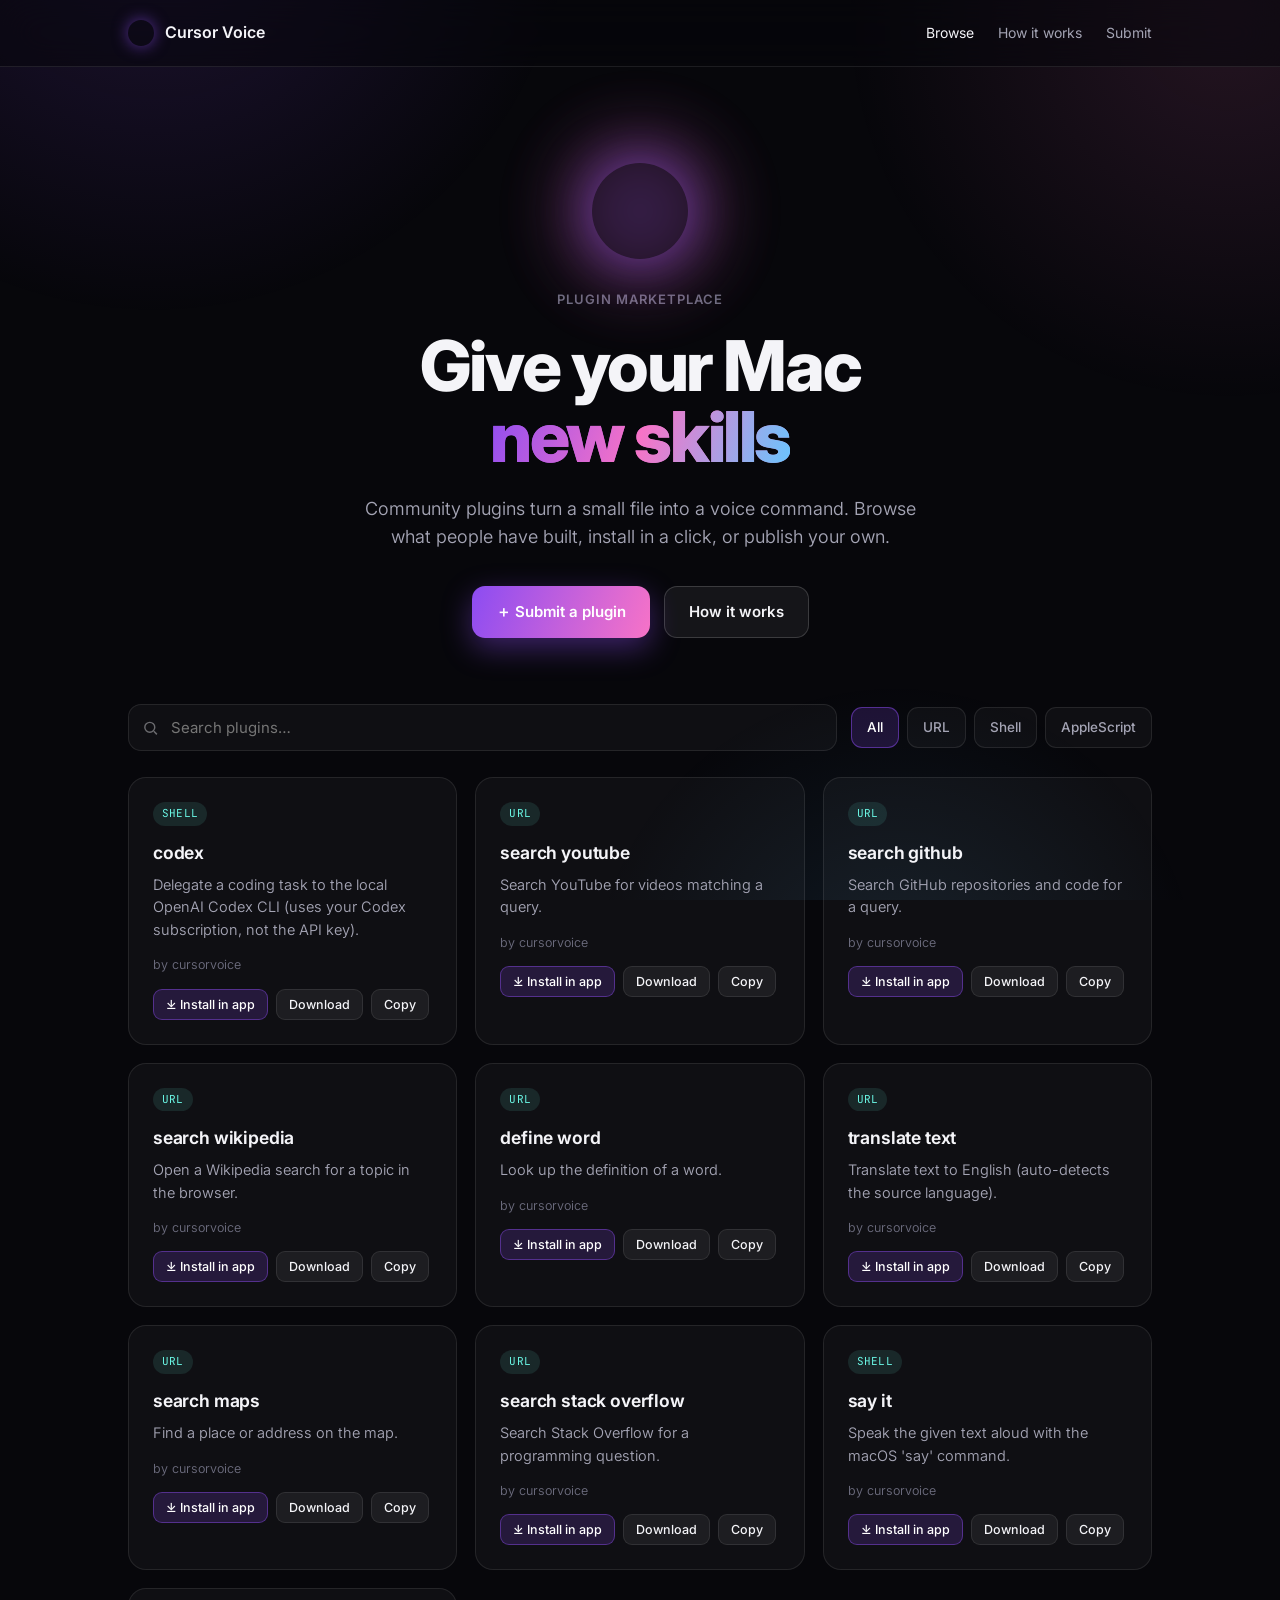
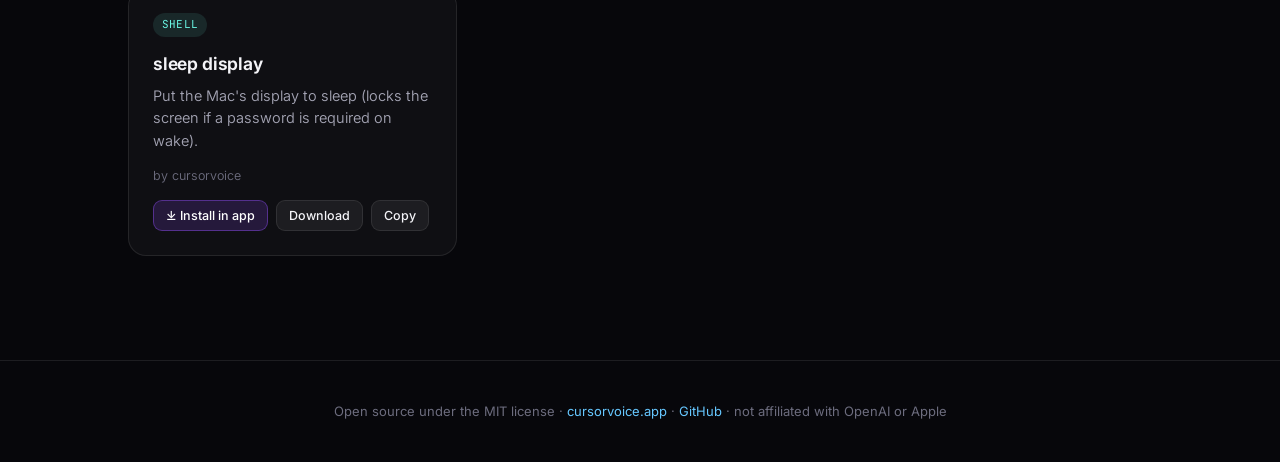
<file: index.html>
<!DOCTYPE html>
<html lang="en">
<head>
<meta charset="UTF-8" />
<meta name="viewport" content="width=device-width, initial-scale=1" />
<link rel="canonical" href="https://community.cursorvoice.app/" />
<meta name="robots" content="index, follow" />
<link rel="icon" type="image/png" href="https://cursorvoice.app/favicon-32.png" />
<link rel="apple-touch-icon" href="https://cursorvoice.app/favicon-180.png" />
<title>Cursor Voice Plugins</title>
<meta name="description" content="The plugin marketplace for Cursor Voice. Browse community voice commands, download them, or publish your own." />
<meta property="og:title" content="Cursor Voice Plugins" />
<meta property="og:description" content="Browse community plugins for Cursor Voice, install them in a click, and submit your own." />
<meta property="og:image" content="https://cursorvoice.app/assets/hero-shot.jpg" />
<link rel="preconnect" href="https://fonts.googleapis.com" />
<link rel="preconnect" href="https://fonts.gstatic.com" crossorigin />
<link href="https://fonts.googleapis.com/css2?family=Inter:wght@300;400;500;600;700;800&family=JetBrains+Mono:wght@400;500&display=swap" rel="stylesheet" />
<link rel="stylesheet" href="style.css" />
</head>
<body>
<div class="field" aria-hidden="true"></div>

<nav>
  <div class="wrap">
    <a class="brand" href="https://cursorvoice.app"><span class="mark"></span> Cursor Voice</a>
    <div class="nav-links">
      <a href="index.html" class="active">Browse</a>
      <a href="how.html">How it works</a>
      <a href="submit.html">Submit</a>
    </div>
  </div>
</nav>

<header>
  <div class="wrap">
    <div class="orb" aria-hidden="true"></div>
    <div class="eyebrow">Plugin marketplace</div>
    <h1>Give your Mac<br><span class="grad rotator"><span id="rot">new skills</span></span></h1>
    <p class="sub">Community plugins turn a small file into a voice command. Browse what people have built, install in a click, or publish your own.</p>
    <div class="cta-row">
      <a class="btn" href="submit.html">＋ Submit a plugin</a>
      <a class="btn ghost" href="how.html">How it works</a>
    </div>
  </div>
</header>

<main class="wrap">
  <div class="toolbar">
    <div class="search">
      <svg width="17" height="17" viewBox="0 0 24 24" fill="none" stroke="currentColor" stroke-width="2"><circle cx="11" cy="11" r="7"/><path d="m21 21-4.3-4.3"/></svg>
      <input id="q" type="text" placeholder="Search plugins…" oninput="render()" />
    </div>
    <div class="chips" id="chips">
      <span class="chip on" data-t="all" onclick="setFilter('all')">All</span>
      <span class="chip" data-t="open_url" onclick="setFilter('open_url')">URL</span>
      <span class="chip" data-t="shell" onclick="setFilter('shell')">Shell</span>
      <span class="chip" data-t="applescript" onclick="setFilter('applescript')">AppleScript</span>
    </div>
  </div>

  <div class="grid" id="plugins"><p class="empty">Loading plugins…</p></div>
</main>

<footer>
  <div class="wrap">
    <p>Open source under the MIT license · <a href="https://cursorvoice.app">cursorvoice.app</a> · <a href="https://github.com/cursorvoice/community" target="_blank" rel="noopener">GitHub</a> · not affiliated with OpenAI or Apple</p>
  </div>
</footer>

<script src="config.js"></script>
<script>
  let DATA = [], filter = 'all';
  const SITE = 'https://community.cursorvoice.app/';

  // rotating hero word
  const words = ['new skills','new tricks','superpowers','new commands','a voice'];
  let wi = 0; const rot = document.getElementById('rot');
  if (!matchMedia('(prefers-reduced-motion: reduce)').matches) {
    rot.style.transition = 'opacity .28s';
    setInterval(() => { wi = (wi+1)%words.length; rot.style.opacity = 0;
      setTimeout(() => { rot.textContent = words[wi]; rot.style.opacity = 1; }, 280); }, 2600);
  }

  fetch('registry.json').then(r => r.json()).then(list => { DATA = Array.isArray(list)?list:[]; render(); })
    .catch(() => { document.getElementById('plugins').innerHTML = '<p class="empty">Couldn’t load the registry right now.</p>'; });

  const esc = s => (s||'').replace(/[&<>"]/g,c=>({'&':'&amp;','<':'&lt;','>':'&gt;','"':'&quot;'}[c]));
  const typeLabel = t => ({open_url:'URL',shell:'SHELL',applescript:'APPLESCRIPT'}[t]||t||'');

  function setFilter(t){ filter=t; document.querySelectorAll('.chip').forEach(c=>c.classList.toggle('on',c.dataset.t===t)); render(); }

  function render(){
    const q = (document.getElementById('q').value||'').toLowerCase().trim();
    const el = document.getElementById('plugins');
    const items = DATA.filter(p => (filter==='all'||p.type===filter) &&
      (!q || (p.name||'').toLowerCase().includes(q) || (p.description||'').toLowerCase().includes(q)));
    if(!items.length){ el.innerHTML='<p class="empty">'+(DATA.length?'No plugins match that.':'No plugins yet — be the first!')+'</p>'; return; }
    el.innerHTML = items.map(p => {
      const rawUrl = SITE + (p.file||'');
      const deep = 'cursorvoice://install?url=' + encodeURIComponent(rawUrl);
      return `<div class="card">
        <span class="type">${esc(typeLabel(p.type))}</span>
        <h3>${esc(p.name)}</h3>
        <p>${esc(p.description)}</p>
        <p class="by">by ${esc(p.author||'anonymous')}</p>
        <div class="actions">
          <button class="mini primary" data-deep="${deep}" onclick="install(this)" title="Open in Cursor Voice and install">⤓ Install in app</button>
          <button class="mini" data-file="${esc(p.file)}" data-name="${esc(p.name||'plugin')}" onclick="dl(this)">Download</button>
          <button class="mini" data-file="${esc(p.file)}" onclick="copyManifest(this)">Copy</button>
        </div>
      </div>`; }).join('');
  }

  function install(btn){
    // Fire the deep link without navigating the page away (custom scheme).
    const iframe = document.createElement('iframe');
    iframe.style.display = 'none';
    iframe.src = btn.dataset.deep;
    document.body.appendChild(iframe);
    setTimeout(() => iframe.remove(), 1500);
    // Optimistic feedback — the app shows its own confirm dialog before installing.
    btn.textContent = '✓ Opening Cursor Voice…';
    btn.classList.add('done');
    btn.disabled = true;
    setTimeout(() => {
      btn.textContent = '✓ Sent to app';
      setTimeout(() => { btn.textContent = '⤓ Install in app'; btn.classList.remove('done'); btn.disabled = false; }, 3500);
    }, 1400);
  }

  function dl(btn){
    fetch(btn.dataset.file).then(r=>r.text()).then(txt=>{
      const blob = new Blob([txt], {type:'application/json'});
      const a = document.createElement('a');
      a.href = URL.createObjectURL(blob);
      a.download = (btn.dataset.name||'plugin').replace(/[^a-z0-9]+/gi,'-').toLowerCase() + '.json';
      document.body.appendChild(a); a.click(); a.remove(); URL.revokeObjectURL(a.href);
      flash(btn,'Downloaded ✓');
    }).catch(()=>flash(btn,'Failed'));
  }
  function copyManifest(btn){
    fetch(btn.dataset.file).then(r=>r.text()).then(txt=>{ navigator.clipboard.writeText(txt); flash(btn,'Copied ✓'); });
  }
  function flash(btn,msg){ const o=btn.textContent; btn.textContent=msg; btn.classList.add('done');
    setTimeout(()=>{btn.textContent=o; btn.classList.remove('done');},1600); }
</script>
</body>
</html>
</file>
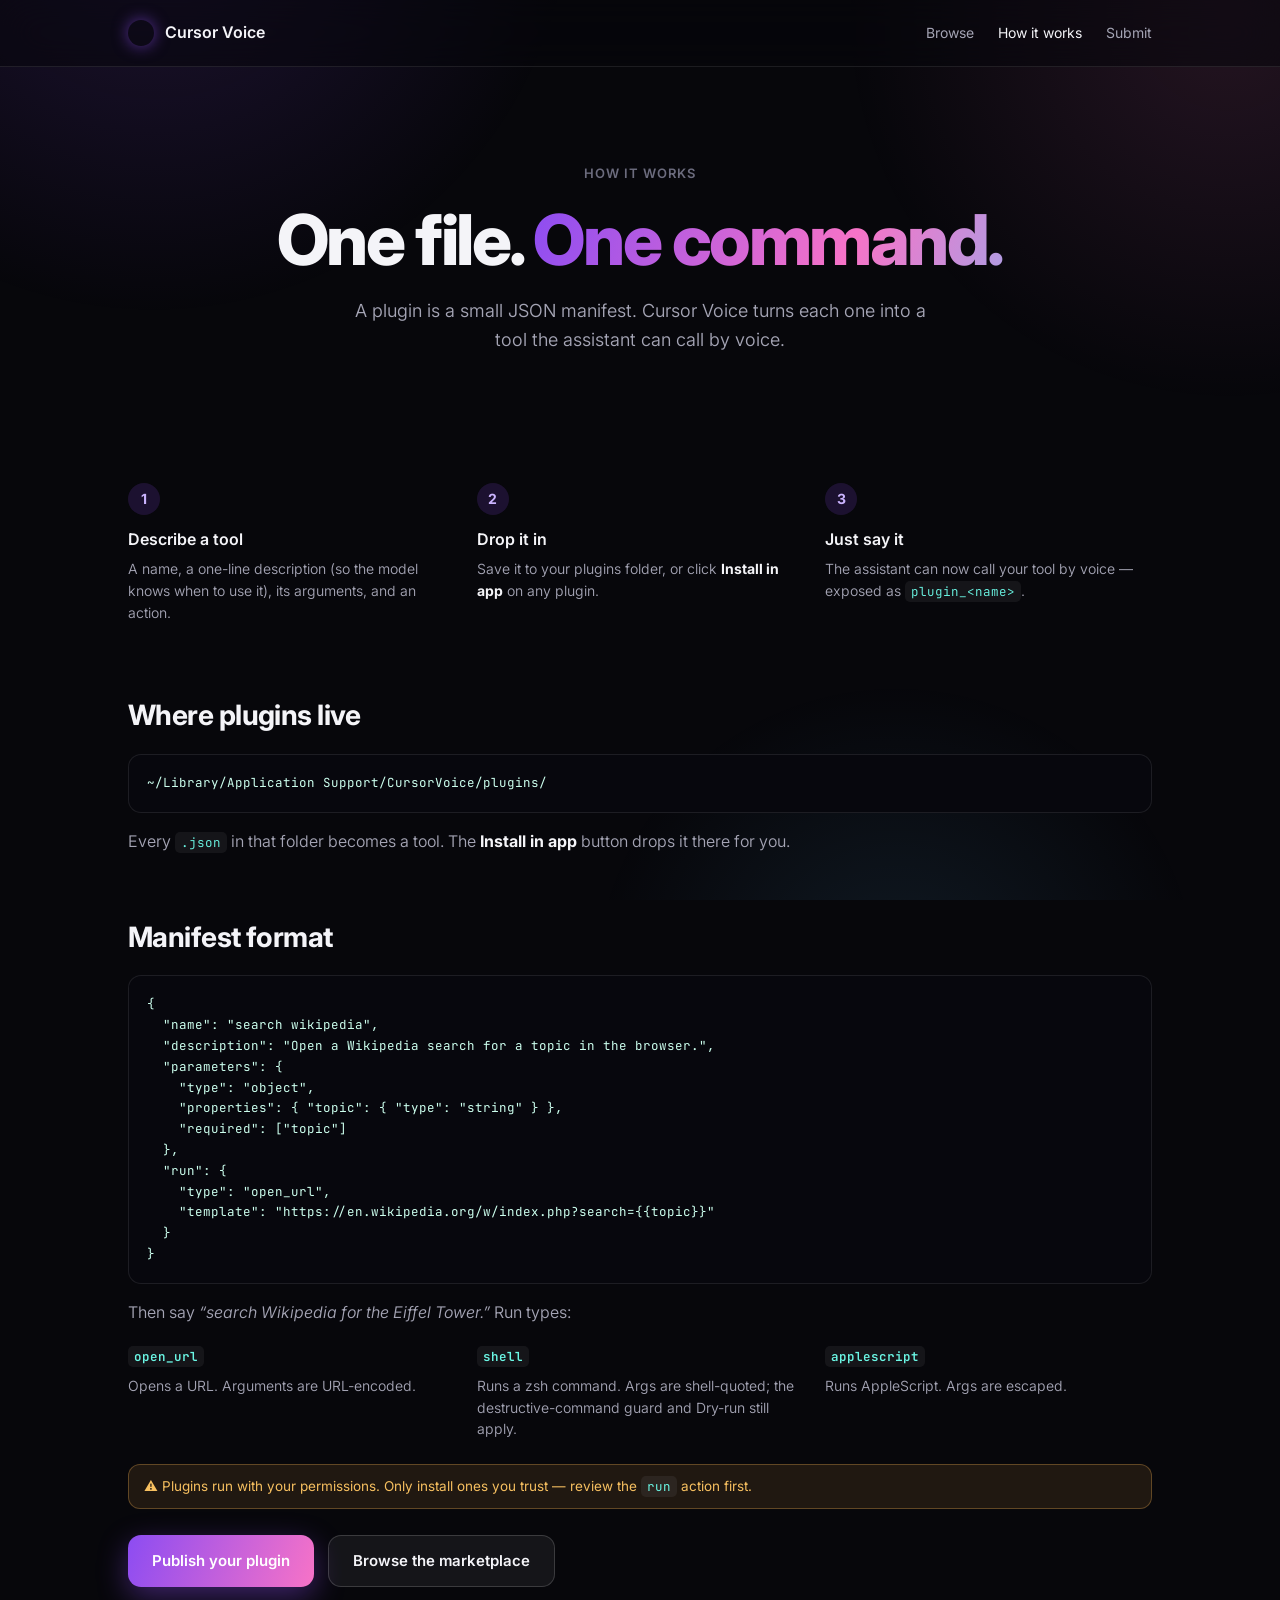
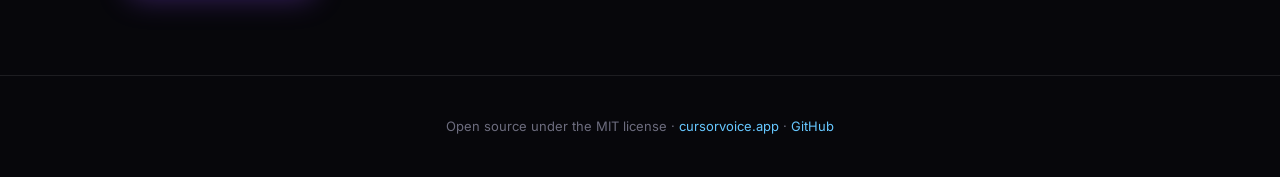
<file: how.html>
<!DOCTYPE html>
<html lang="en">
<head>
<meta charset="UTF-8" />
<meta name="viewport" content="width=device-width, initial-scale=1" />
<link rel="canonical" href="https://community.cursorvoice.app/how.html" />
<link rel="icon" type="image/png" href="https://cursorvoice.app/favicon-32.png" />
<title>How plugins work · Cursor Voice</title>
<meta name="description" content="How Cursor Voice plugins work — a JSON manifest becomes a voice command." />
<link rel="preconnect" href="https://fonts.googleapis.com" />
<link rel="preconnect" href="https://fonts.gstatic.com" crossorigin />
<link href="https://fonts.googleapis.com/css2?family=Inter:wght@300;400;500;600;700;800&family=JetBrains+Mono:wght@400;500&display=swap" rel="stylesheet" />
<link rel="stylesheet" href="style.css" />
</head>
<body>
<div class="field" aria-hidden="true"></div>

<nav>
  <div class="wrap">
    <a class="brand" href="https://cursorvoice.app"><span class="mark"></span> Cursor Voice</a>
    <div class="nav-links">
      <a href="index.html">Browse</a>
      <a href="how.html" class="active">How it works</a>
      <a href="submit.html">Submit</a>
    </div>
  </div>
</nav>

<header>
  <div class="wrap">
    <div class="eyebrow">How it works</div>
    <h1>One file. <span class="grad">One command.</span></h1>
    <p class="sub">A plugin is a small JSON manifest. Cursor Voice turns each one into a tool the assistant can call by voice.</p>
  </div>
</header>

<main class="wrap">
  <section class="block">
    <div class="steps">
      <div class="step"><div class="n">1</div><h4>Describe a tool</h4>
        <p>A name, a one-line description (so the model knows when to use it), its arguments, and an action.</p></div>
      <div class="step"><div class="n">2</div><h4>Drop it in</h4>
        <p>Save it to your plugins folder, or click <strong style="color:var(--fg)">Install in app</strong> on any plugin.</p></div>
      <div class="step"><div class="n">3</div><h4>Just say it</h4>
        <p>The assistant can now call your tool by voice — exposed as <code>plugin_&lt;name&gt;</code>.</p></div>
    </div>
  </section>

  <section class="block" style="margin-top:54px">
    <h2>Where plugins live</h2>
    <pre><code>~/Library/Application Support/CursorVoice/plugins/</code></pre>
    <p class="muted">Every <code>.json</code> in that folder becomes a tool. The <strong style="color:var(--fg)">Install in app</strong> button drops it there for you.</p>
  </section>

  <section class="block" style="margin-top:44px">
    <h2>Manifest format</h2>
    <pre><code>{
  "name": "search wikipedia",
  "description": "Open a Wikipedia search for a topic in the browser.",
  "parameters": {
    "type": "object",
    "properties": { "topic": { "type": "string" } },
    "required": ["topic"]
  },
  "run": {
    "type": "open_url",
    "template": "https://en.wikipedia.org/w/index.php?search={{topic}}"
  }
}</code></pre>
    <p class="muted">Then say <em>“search Wikipedia for the Eiffel Tower.”</em> Run types:</p>
    <div class="steps" style="margin-top:18px">
      <div class="step"><h4><code>open_url</code></h4><p>Opens a URL. Arguments are URL-encoded.</p></div>
      <div class="step"><h4><code>shell</code></h4><p>Runs a zsh command. Args are shell-quoted; the destructive-command guard and Dry-run still apply.</p></div>
      <div class="step"><h4><code>applescript</code></h4><p>Runs AppleScript. Args are escaped.</p></div>
    </div>
    <div class="banner warn" style="margin-top:24px">⚠️ Plugins run with your permissions. Only install ones you trust — review the <code>run</code> action first.</div>
    <div class="cta-row" style="justify-content:flex-start;margin-top:26px">
      <a class="btn" href="submit.html">Publish your plugin</a>
      <a class="btn ghost" href="index.html">Browse the marketplace</a>
    </div>
  </section>
</main>

<footer>
  <div class="wrap">
    <p>Open source under the MIT license · <a href="https://cursorvoice.app">cursorvoice.app</a> · <a href="https://github.com/cursorvoice/community" target="_blank" rel="noopener">GitHub</a></p>
  </div>
</footer>
</body>
</html>
</file>
<file: style.css>
/* Cursor Voice — community marketplace shared styles */
:root{
  --violet:#8c4cf2; --pink:#f773c7; --sky:#66c7ff; --mint:#6bf7e5;
  --bg:#07070b; --surface:rgba(255,255,255,.035); --surface-2:rgba(255,255,255,.06);
  --border:rgba(255,255,255,.09); --border-2:rgba(255,255,255,.16);
  --fg:#f4f4f8; --fg-dim:#a4a4b4; --fg-faint:#6c6c7e;
  --maxw:1080px; --ease:cubic-bezier(.22,.61,.36,1);
}
*{box-sizing:border-box;margin:0;padding:0}
html{scroll-behavior:smooth;-webkit-text-size-adjust:100%}
body{font-family:'Inter',system-ui,-apple-system,sans-serif;background:var(--bg);color:var(--fg);line-height:1.6;-webkit-font-smoothing:antialiased;min-height:100vh;display:flex;flex-direction:column}
.field{position:fixed;inset:0;z-index:-2;
  background:radial-gradient(55vw 55vw at 12% -12%,rgba(140,76,242,.18),transparent 60%),
             radial-gradient(50vw 50vw at 96% 2%,rgba(247,115,199,.12),transparent 60%),
             radial-gradient(40vw 40vw at 70% 110%,rgba(102,199,255,.10),transparent 60%)}
.wrap{max-width:var(--maxw);margin:0 auto;padding:0 28px;width:100%}
a{color:var(--sky);text-decoration:none}
a:hover{text-decoration:underline}

/* nav */
nav{position:sticky;top:0;z-index:100;backdrop-filter:blur(20px);background:rgba(7,7,11,.55);border-bottom:1px solid var(--border)}
nav .wrap{display:flex;align-items:center;justify-content:space-between;height:66px}
.brand{display:flex;align-items:center;gap:11px;font-weight:600;font-size:16px;text-decoration:none;color:var(--fg)}
.brand .mark{width:26px;height:26px;border-radius:50%;background:url('https://cursorvoice.app/assets/orb-logo.png') center/cover no-repeat;box-shadow:0 0 16px rgba(140,76,242,.6)}
.nav-links{display:flex;gap:24px;align-items:center}
.nav-links a{color:var(--fg-dim);font-size:14px;transition:color .2s}
.nav-links a:hover{color:var(--fg);text-decoration:none}
.nav-links a.active{color:var(--fg)}

/* hero */
header{text-align:center;padding:96px 0 60px;position:relative}
.eyebrow{font-size:13px;font-weight:600;letter-spacing:.08em;text-transform:uppercase;color:var(--fg-faint);margin-bottom:20px}
h1{font-size:clamp(40px,7vw,70px);font-weight:800;letter-spacing:-.035em;line-height:1.02;margin-bottom:22px}
h1 .grad{background:linear-gradient(110deg,var(--violet),var(--pink),var(--sky),var(--mint),var(--violet));background-size:280% 100%;-webkit-background-clip:text;background-clip:text;color:transparent;animation:flow 7s linear infinite}
.sub{font-size:18px;color:var(--fg-dim);max-width:52ch;margin:0 auto 34px;font-weight:350}
.cta-row{display:flex;gap:14px;justify-content:center;flex-wrap:wrap}

/* animated orb in hero */
.orb{width:96px;height:96px;margin:0 auto 30px;border-radius:50%;position:relative;
  background:url('https://cursorvoice.app/assets/orb-logo.png') center/cover no-repeat;
  animation:spin 14s linear infinite;box-shadow:0 0 50px rgba(140,76,242,.5),0 0 90px rgba(247,115,199,.3)}
.orb::after{content:"";position:absolute;inset:-40%;border-radius:50%;filter:blur(34px);opacity:.45;
  background:radial-gradient(circle,rgba(140,76,242,.8),rgba(247,115,199,.4) 60%,transparent 80%);
  animation:pulse 4.5s var(--ease) infinite}
@keyframes spin{to{transform:rotate(360deg)}}
@keyframes flow{to{background-position:280% 0}}
@keyframes pulse{0%,100%{transform:scale(.9);opacity:.35}50%{transform:scale(1.08);opacity:.55}}
@media (prefers-reduced-motion: reduce){.orb,.brand .mark,h1 .grad,.orb::after{animation:none}}

/* rotating skill words */
.rotator{display:inline-block;position:relative;min-width:1ch}
.rotator span{background:linear-gradient(110deg,var(--violet),var(--pink),var(--sky));-webkit-background-clip:text;background-clip:text;color:transparent}

/* buttons */
.btn{display:inline-flex;align-items:center;gap:9px;padding:13px 24px;border-radius:13px;font-weight:600;font-size:15px;cursor:pointer;border:0;font-family:inherit;
  background:linear-gradient(110deg,var(--violet),var(--pink));color:#fff;box-shadow:0 10px 30px rgba(140,76,242,.4);transition:transform .18s var(--ease)}
.btn:hover{text-decoration:none;transform:translateY(-2px)}
.btn:disabled{opacity:.45;cursor:not-allowed;transform:none}
.btn.ghost{background:var(--surface-2);color:var(--fg);box-shadow:none;border:1px solid var(--border-2)}
.btn.ghost:hover{background:rgba(255,255,255,.1)}

main{flex:1}
section.block{padding:8px 0}
h2{font-size:28px;font-weight:720;letter-spacing:-.02em;margin-bottom:8px}
.muted{color:var(--fg-dim);font-weight:350}

/* toolbar */
.toolbar{display:flex;align-items:center;gap:14px;flex-wrap:wrap;margin:6px 0 26px}
.search{flex:1;min-width:220px;position:relative}
.search input{width:100%;background:var(--surface);border:1px solid var(--border);border-radius:13px;padding:13px 16px 13px 42px;color:var(--fg);font-size:15px;font-family:inherit;outline:none;transition:.2s}
.search input:focus{border-color:var(--border-2);background:var(--surface-2)}
.search svg{position:absolute;left:14px;top:50%;transform:translateY(-50%);opacity:.4}
.chips{display:flex;gap:8px;flex-wrap:wrap}
.chip{padding:9px 15px;border-radius:11px;background:var(--surface);border:1px solid var(--border);color:var(--fg-dim);font-size:13.5px;font-weight:500;cursor:pointer;transition:.18s}
.chip:hover{color:var(--fg);border-color:var(--border-2)}
.chip.on{background:rgba(140,76,242,.18);border-color:rgba(140,76,242,.5);color:#fff}

/* grid + cards */
.grid{display:grid;grid-template-columns:repeat(auto-fill,minmax(300px,1fr));gap:18px;margin-bottom:24px}
.card{background:var(--surface);border:1px solid var(--border);border-radius:18px;padding:24px;display:flex;flex-direction:column;min-height:178px;transition:.2s var(--ease)}
.card:hover{border-color:var(--border-2);transform:translateY(-3px);background:var(--surface-2)}
.card .type{align-self:flex-start;font-family:'JetBrains Mono',monospace;font-size:11px;color:var(--mint);background:rgba(107,247,229,.1);padding:3px 9px;border-radius:20px;margin-bottom:13px;letter-spacing:.02em}
.card h3{font-size:17.5px;font-weight:650;margin-bottom:7px;letter-spacing:-.01em}
.card p{font-size:14.5px;color:var(--fg-dim);font-weight:350;line-height:1.55;margin:0}
.card .by{font-size:12.5px;color:var(--fg-faint);margin:14px 0 0}
.card .actions{display:flex;gap:8px;margin-top:14px;flex-wrap:wrap}
.mini{background:var(--surface-2);border:1px solid var(--border);color:var(--fg);border-radius:9px;padding:7px 12px;font-size:12.5px;font-weight:500;cursor:pointer;font-family:inherit;transition:.18s;white-space:nowrap;text-decoration:none;display:inline-flex;align-items:center;gap:5px}
.mini:hover{border-color:var(--border-2);background:rgba(255,255,255,.1);text-decoration:none}
.mini.primary{background:rgba(140,76,242,.18);border-color:rgba(140,76,242,.45);color:#fff}
.mini.done{color:var(--mint);border-color:rgba(107,247,229,.4)}
.empty{grid-column:1/-1;text-align:center;color:var(--fg-faint);padding:50px 0;font-size:15px}

/* steps */
.steps{display:grid;grid-template-columns:repeat(auto-fit,minmax(240px,1fr));gap:22px;margin-top:26px}
.step .n{width:32px;height:32px;border-radius:50%;display:flex;align-items:center;justify-content:center;font-weight:700;font-size:14px;background:rgba(140,76,242,.16);color:#cbb4ff;margin-bottom:12px}
.step h4{font-size:16px;font-weight:600;margin-bottom:6px}
.step p{font-size:14px;color:var(--fg-dim);font-weight:350;line-height:1.55}
code{font-family:'JetBrains Mono',monospace;font-size:12.5px;background:var(--surface-2);padding:2px 6px;border-radius:5px;color:var(--mint)}
pre{background:#07070d;border:1px solid var(--border);border-radius:13px;padding:18px;overflow-x:auto;margin:16px 0;font-family:'JetBrains Mono',monospace;font-size:13px;line-height:1.6;color:#cfe}
pre code{background:none;padding:0;color:inherit}

/* forms */
.panel{background:var(--surface);border:1px solid var(--border);border-radius:20px;padding:32px;max-width:600px;margin:0 auto}
.f{margin-bottom:18px}
.f label{display:block;font-size:13px;font-weight:550;margin-bottom:7px}
.f label .opt{color:var(--fg-faint);font-weight:400}
.f input,.f select{width:100%;background:var(--bg);border:1px solid var(--border);border-radius:11px;padding:11px 14px;color:var(--fg);font-size:14.5px;font-family:inherit;outline:none;transition:.2s}
.f input:focus,.f select:focus{border-color:rgba(140,76,242,.5)}
.f .hint{font-size:12px;color:var(--fg-faint);margin-top:6px;line-height:1.5}
.f-row{display:grid;grid-template-columns:1fr 1fr;gap:14px}
.preview{background:#07070d;border:1px solid var(--border);border-radius:12px;padding:14px 16px;font-family:'JetBrains Mono',monospace;font-size:12px;line-height:1.55;color:#bfe;white-space:pre;overflow:auto;margin-bottom:20px;max-height:210px}
.gate{text-align:center;padding:30px 0}
.gate p{color:var(--fg-dim);margin-bottom:20px;font-weight:350}
.who{display:flex;align-items:center;gap:11px;background:var(--surface-2);border:1px solid var(--border);border-radius:13px;padding:12px 16px;margin-bottom:22px}
.who .av{width:34px;height:34px;border-radius:50%;background:conic-gradient(from 0deg,var(--violet),var(--sky),var(--mint));flex:none}
.who .nm{font-weight:600;font-size:14px}
.who .em{font-size:12.5px;color:var(--fg-faint)}
.banner{border-radius:12px;padding:11px 15px;font-size:13.5px;margin-bottom:18px;line-height:1.5}
.banner.warn{background:rgba(247,180,80,.1);border:1px solid rgba(247,180,80,.3);color:#f7c060}
.banner.ok{background:rgba(107,247,229,.08);border:1px solid rgba(107,247,229,.3);color:var(--mint)}

footer{border-top:1px solid var(--border);padding:40px 0;text-align:center;margin-top:80px}
footer p{font-size:13px;color:var(--fg-faint)}
@media(max-width:560px){.f-row{grid-template-columns:1fr}.panel{padding:24px}}
</file>
